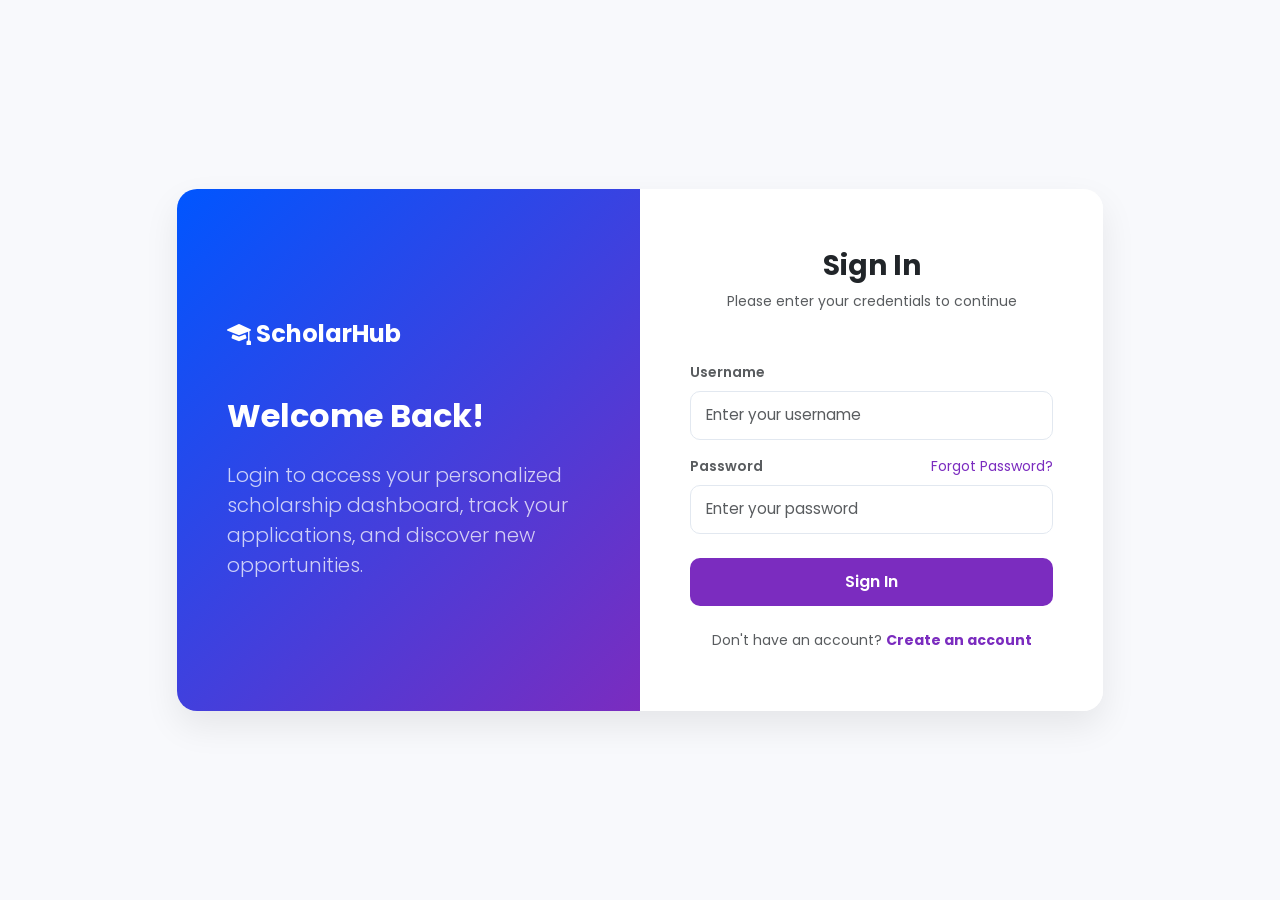
<file: frontend/login.html>
<!DOCTYPE html>
<html lang="en">
<head>
    <meta charset="UTF-8">
    <meta name="viewport" content="width=device-width, initial-scale=1.0">
    <title>Login | ScholarHub</title>
    <link href="https://cdn.jsdelivr.net/npm/bootstrap@5.3.0/dist/css/bootstrap.min.css" rel="stylesheet">
    <link rel="stylesheet" href="https://cdn.jsdelivr.net/npm/bootstrap-icons@1.10.5/font/bootstrap-icons.css">
    <link rel="preconnect" href="https://fonts.googleapis.com">
    <link rel="preconnect" href="https://fonts.gstatic.com" crossorigin>
    <link href="https://fonts.googleapis.com/css2?family=Poppins:wght@300;400;500;600;700&display=swap" rel="stylesheet">
    <link rel="stylesheet" href="assets/css/style.css">
</head>
<body class="auth-bg">

    <div class="container">
        <div class="row justify-content-center">
            <div class="col-xl-10 col-lg-12">
                <div class="card auth-card">
                    <div class="row g-0">
                        <div class="col-md-6 auth-left d-none d-md-flex">
                            <a href="index.html" class="text-white text-decoration-none mb-5 h4 fw-bold">
                                <i class="bi bi-mortarboard-fill"></i> ScholarHub
                            </a>
                            <h2 class="fw-bold mb-4">Welcome Back!</h2>
                            <p class="lead mb-0 opacity-75">Login to access your personalized scholarship dashboard, track your applications, and discover new opportunities.</p>
                        </div>
                        
                        <div class="col-md-6 auth-right">
                            <div class="text-center mb-5">
                                <h3 class="fw-bold text-dark">Sign In</h3>
                                <p class="text-muted small">Please enter your credentials to continue</p>
                            </div>
                            
                            <form id="loginForm">
                                <div class="mb-3">
                                    <label class="form-label text-muted small fw-semibold">Username</label>
                                    <input type="text" class="form-control form-control-custom" id="loginUsername" placeholder="Enter your username" required>
                                </div>
                                <div class="mb-4">
                                    <div class="d-flex justify-content-between">
                                        <label class="form-label text-muted small fw-semibold">Password</label>
                                        <a href="#" class="small text-decoration-none" style="color: #7b2cbf;">Forgot Password?</a>
                                    </div>
                                    <input type="password" class="form-control form-control-custom" id="loginPassword" placeholder="Enter your password" required>
                                </div>
                                <button type="submit" class="btn btn-auth w-100 mb-4">Sign In</button>
                            </form>
                            
                            <div class="text-center text-muted small">
                                Don't have an account? <a href="register.html" class="text-decoration-none fw-bold" style="color: #7b2cbf;">Create an account</a>
                            </div>
                        </div>
                    </div>
                </div>
            </div>
        </div>
    </div>

    <script src="https://cdn.jsdelivr.net/npm/bootstrap@5.3.0/dist/js/bootstrap.bundle.min.js"></script>
    <script src="assets/js/app.js"></script>

</body>
</html>
</file>
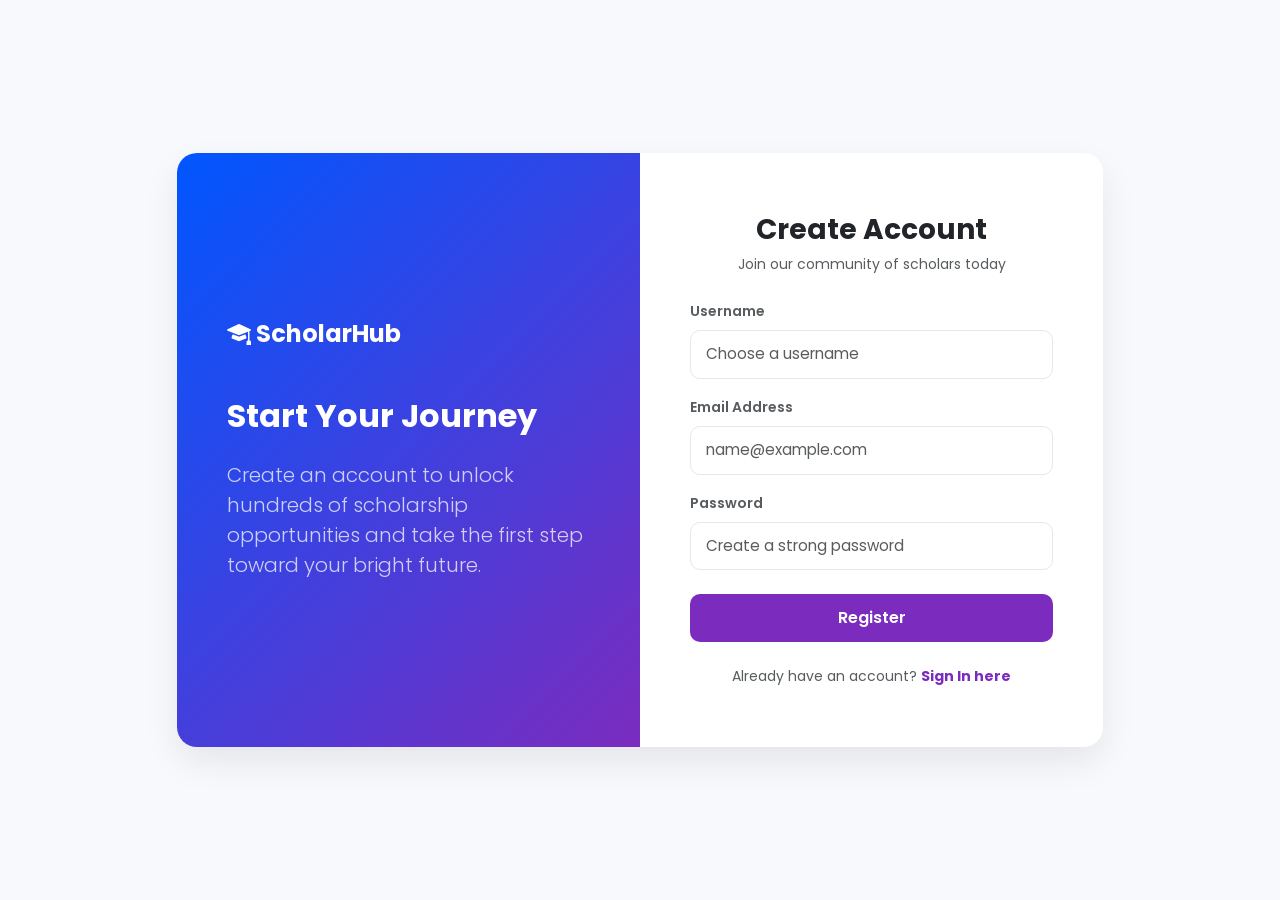
<file: frontend/register.html>
<!DOCTYPE html>
<html lang="en">
<head>
    <meta charset="UTF-8">
    <meta name="viewport" content="width=device-width, initial-scale=1.0">
    <title>Register | ScholarHub</title>
    <link href="https://cdn.jsdelivr.net/npm/bootstrap@5.3.0/dist/css/bootstrap.min.css" rel="stylesheet">
    <link rel="stylesheet" href="https://cdn.jsdelivr.net/npm/bootstrap-icons@1.10.5/font/bootstrap-icons.css">
    <link rel="preconnect" href="https://fonts.googleapis.com">
    <link rel="preconnect" href="https://fonts.gstatic.com" crossorigin>
    <link href="https://fonts.googleapis.com/css2?family=Poppins:wght@300;400;500;600;700&display=swap" rel="stylesheet">
    <link rel="stylesheet" href="assets/css/style.css">
</head>
<body class="auth-bg">

    <div class="container">
        <div class="row justify-content-center">
            <div class="col-xl-10 col-lg-12">
                <div class="card auth-card">
                    <div class="row g-0">
                        <div class="col-md-6 auth-left d-none d-md-flex">
                            <a href="index.html" class="text-white text-decoration-none mb-5 h4 fw-bold">
                                <i class="bi bi-mortarboard-fill"></i> ScholarHub
                            </a>
                            <h2 class="fw-bold mb-4">Start Your Journey</h2>
                            <p class="lead mb-0 opacity-75">Create an account to unlock hundreds of scholarship opportunities and take the first step toward your bright future.</p>
                        </div>
                        
                        <div class="col-md-6 auth-right">
                            <div class="text-center mb-4">
                                <h3 class="fw-bold text-dark">Create Account</h3>
                                <p class="text-muted small">Join our community of scholars today</p>
                            </div>
                            
                            <form id="registerForm">
                                <div class="mb-3">
                                    <label class="form-label text-muted small fw-semibold">Username</label>
                                    <input type="text" class="form-control form-control-custom" id="regUsername" placeholder="Choose a username" required>
                                </div>
                                <div class="mb-3">
                                    <label class="form-label text-muted small fw-semibold">Email Address</label>
                                    <input type="email" class="form-control form-control-custom" id="regEmail" placeholder="name@example.com" required>
                                </div>
                                <div class="mb-4">
                                    <label class="form-label text-muted small fw-semibold">Password</label>
                                    <input type="password" class="form-control form-control-custom" id="regPassword" placeholder="Create a strong password" required>
                                </div>
                                <button type="submit" class="btn btn-auth w-100 mb-4">Register</button>
                            </form>
                            
                            <div class="text-center text-muted small">
                                Already have an account? <a href="login.html" class="text-decoration-none fw-bold" style="color: #7b2cbf;">Sign In here</a>
                            </div>
                        </div>
                    </div>
                </div>
            </div>
        </div>
    </div>

    <script src="https://cdn.jsdelivr.net/npm/bootstrap@5.3.0/dist/js/bootstrap.bundle.min.js"></script>
    <script src="assets/js/app.js"></script>

</body>
</html>
</file>
<file: frontend/assets/css/style.css>
/* frontend/assets/css/style.css */

/* --- PENGATURAN UMUM --- */
html { scroll-behavior: smooth; } /* Efek scroll halus saat klik menu navigasi */
body { background-color: #f8f9fc; font-family: 'Poppins', sans-serif; }
.section-padding { padding: 80px 0; }

/* --- HERO SECTION --- */
.hero-section {
    /* Kita pertajam warnanya: Biru Terang -> Ungu Terang -> Ungu Pekat */
    background: linear-gradient(135deg, #0056ff 0%, #7b2cbf 60%, #4a00e0 100%);
    color: white;
    padding: 120px 0 80px 0;
    border-bottom-left-radius: 5% 10%;
    border-bottom-right-radius: 5% 10%;
}
.btn-orange { background-color: #ff7f50; color: white; border: none; font-weight: 600; }
.btn-orange:hover { background-color: #ff632b; color: white; }
.badge-custom { background-color: rgba(255, 255, 255, 0.2); color: white; font-weight: normal; padding: 8px 15px; border-radius: 20px; }

/* --- PILL BADGES (Label Kecil di Atas Judul) --- */
.pill-badge { padding: 6px 16px; border-radius: 20px; font-weight: 600; font-size: 0.85rem; display: inline-block; margin-bottom: 15px; }
.pill-orange { background-color: #ffedd5; color: #ea580c; }
.pill-purple { background-color: #f3e8ff; color: #9333ea; }
.pill-blue { background-color: #e0f2fe; color: #0284c7; }
.pill-pink { background-color: #fce7f3; color: #db2777; }
.pill-cyan { background-color: #cffafe; color: #0891b2; }

/* --- KARTU (Cards) --- */
.custom-card { border: none; border-radius: 12px; box-shadow: 0 5px 20px rgba(0,0,0,0.03); background: #fff; padding: 30px; transition: transform 0.3s ease; height: 100%; position: relative; overflow: hidden; }
.custom-card:hover { transform: translateY(-5px); box-shadow: 0 8px 25px rgba(0,0,0,0.08); }

/* Ikon Box untuk Benefit & Process */
.icon-box { width: 55px; height: 55px; border-radius: 12px; display: flex; align-items: center; justify-content: center; font-size: 1.5rem; color: white; margin-bottom: 20px; }

/* Garis Warna Atas untuk Daftar Beasiswa */
.card-scholarship { padding: 25px; }
.border-top-blue { border-top: 5px solid #0d6efd; }
.border-top-pink { border-top: 5px solid #d63384; }
.border-top-red { border-top: 5px solid #dc3545; }
.border-top-green { border-top: 5px solid #198754; }
.border-top-purple { border-top: 5px solid #6f42c1; }
.border-top-orange { border-top: 5px solid #fd7e14; }

/* Nomor Samark di Belakang Process Card */
.step-number { position: absolute; top: 10px; right: 20px; font-size: 4rem; font-weight: 800; color: #f1f5f9; z-index: 0; line-height: 1; }
.step-content { position: relative; z-index: 1; }

/* --- FAQ ACCORDION --- */
.accordion-item { border: none; margin-bottom: 15px; border-radius: 10px !important; box-shadow: 0 2px 10px rgba(0,0,0,0.03); overflow: hidden; }
.accordion-button { font-weight: 600; padding: 20px; }
.accordion-button:not(.collapsed) { background-color: #f8f9fa; color: #6f42c1; box-shadow: none; }
.accordion-button:focus { box-shadow: none; }

/* --- CTA & FOOTER --- */
.cta-section { background: linear-gradient(135deg, #0d6efd 0%, #d63384 100%); color: white; padding: 80px 0; }
.glass-box { background: rgba(255, 255, 255, 0.1); backdrop-filter: blur(10px); -webkit-backdrop-filter: blur(10px); border: 1px solid rgba(255, 255, 255, 0.2); border-radius: 20px; padding: 30px; }
.footer-dark { background-color: #0f172a; color: #94a3b8; padding: 60px 0 20px; }
.footer-dark h5 { color: #fff; font-weight: 600; margin-bottom: 20px; }
.footer-dark a { color: #94a3b8; text-decoration: none; transition: color 0.3s; }
.footer-dark a:hover { color: #fff; }
.social-icons a { display: inline-flex; align-items: center; justify-content: center; width: 35px; height: 35px; background: rgba(255,255,255,0.1); border-radius: 50%; color: white; margin-right: 10px; transition: background 0.3s; }
.social-icons a:hover { background: #0d6efd; }

/* --- BACKGROUND WARNA PUDAR UNTUK SETIAP SECTION --- */

/* Cream pudar untuk Scholarship Benefits */
#benefits {
    background-color: #fff9f2; 
}

/* Ungu pudar untuk Application Process */
#process {
    background-color: #f8f5ff; 
}

/* Pink pudar untuk Testimonials (What Our Scholars Say) */
#testimonials {
    background-color: #fdf2f8; 
}

/* Pastikan kartu (card) tetap berwarna putih bersih agar menonjol dari background pudar */
.custom-card {
    background-color: #ffffff;
}

/* --- HALAMAN AUTENTIKASI (LOGIN & REGISTER) --- */
.auth-bg {
    background: #f8f9fc;
    min-height: 100vh;
    display: flex;
    align-items: center;
}
.auth-card {
    border: none;
    border-radius: 20px;
    box-shadow: 0 15px 35px rgba(0,0,0,0.08);
    overflow: hidden;
}
.auth-left {
    background: linear-gradient(135deg, #0056ff 0%, #7b2cbf 100%);
    color: white;
    padding: 60px 50px;
    display: flex;
    flex-direction: column;
    justify-content: center;
}
.auth-right {
    padding: 60px 50px;
    background: white;
}
.form-control-custom {
    border-radius: 10px;
    padding: 12px 15px;
    border: 1px solid #e2e8f0;
    font-size: 0.95rem;
}
.form-control-custom:focus {
    border-color: #7b2cbf;
    box-shadow: 0 0 0 0.25rem rgba(123, 44, 191, 0.15);
}
.btn-auth {
    background-color: #7b2cbf;
    color: white;
    border-radius: 10px;
    padding: 12px;
    font-weight: 600;
    border: none;
    transition: background-color 0.3s;
}
.btn-auth:hover {
    background-color: #5a189a;
    color: white;
}
</file>
